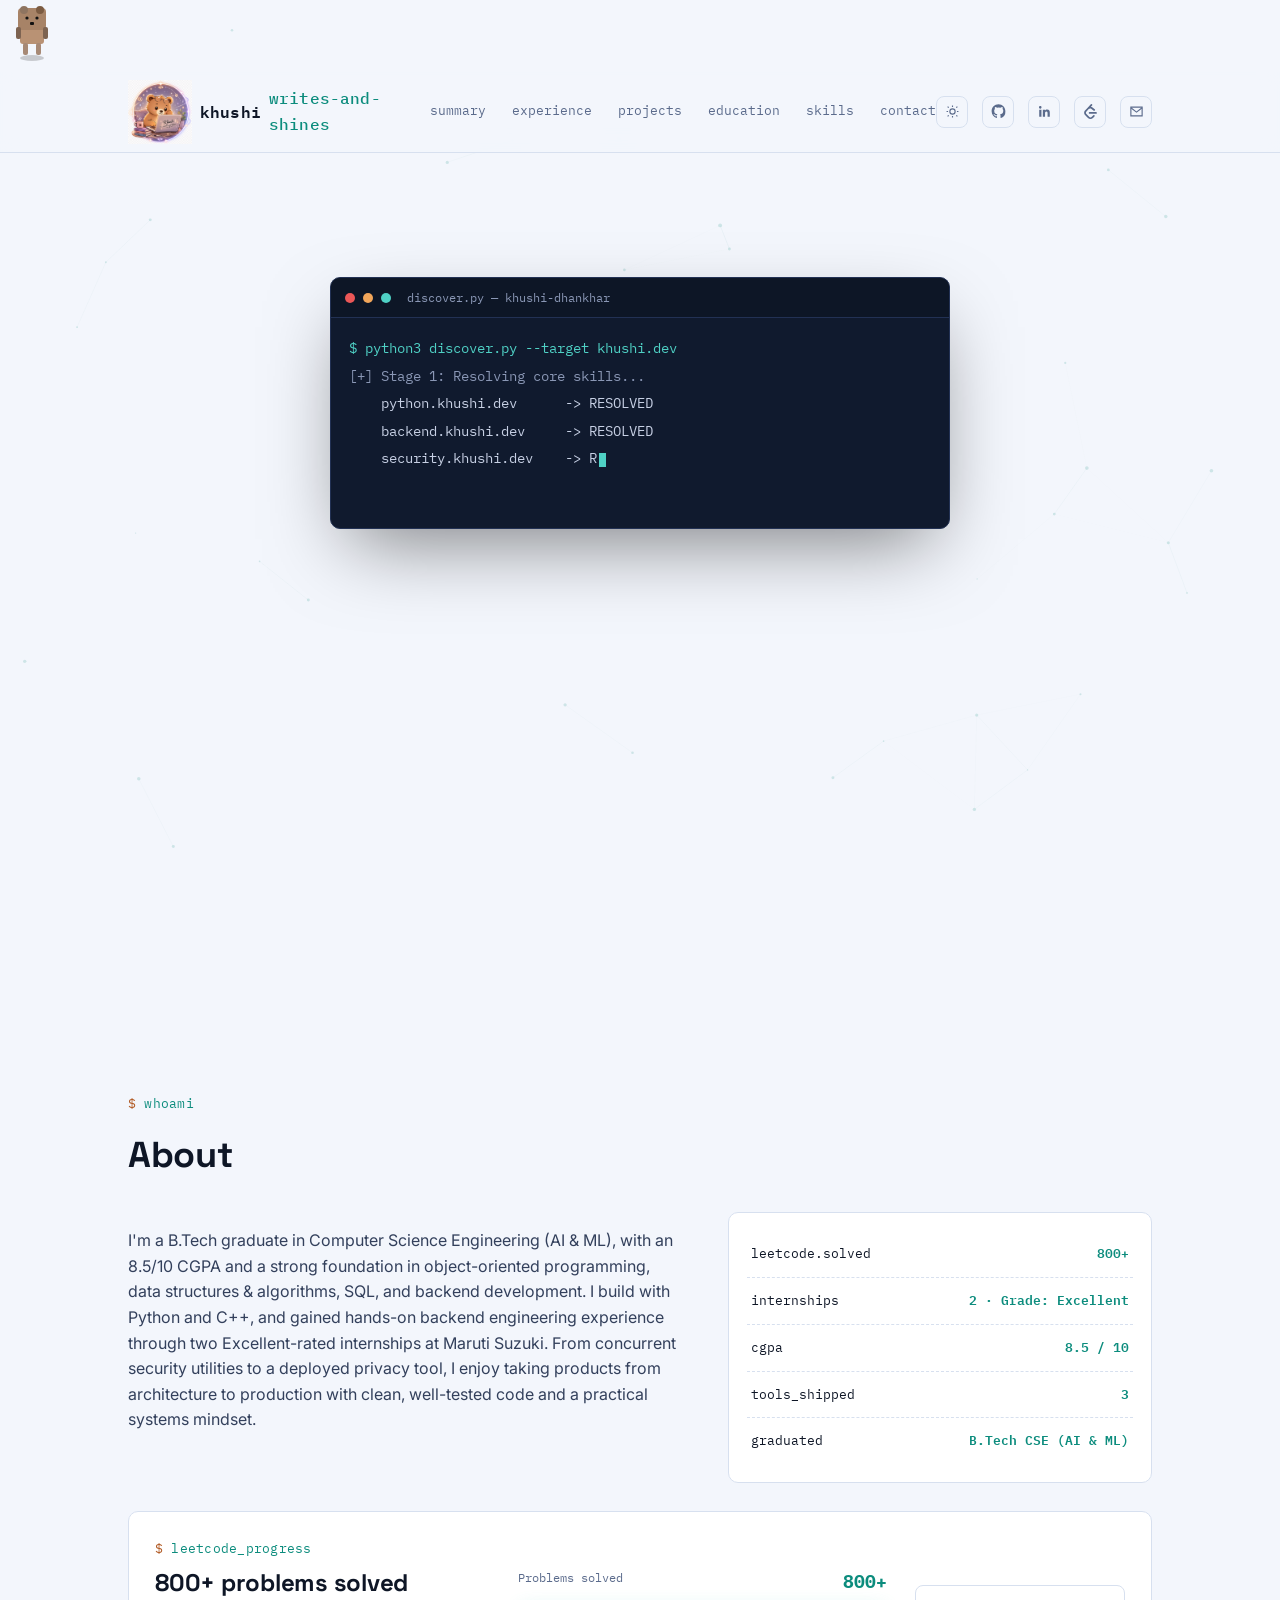
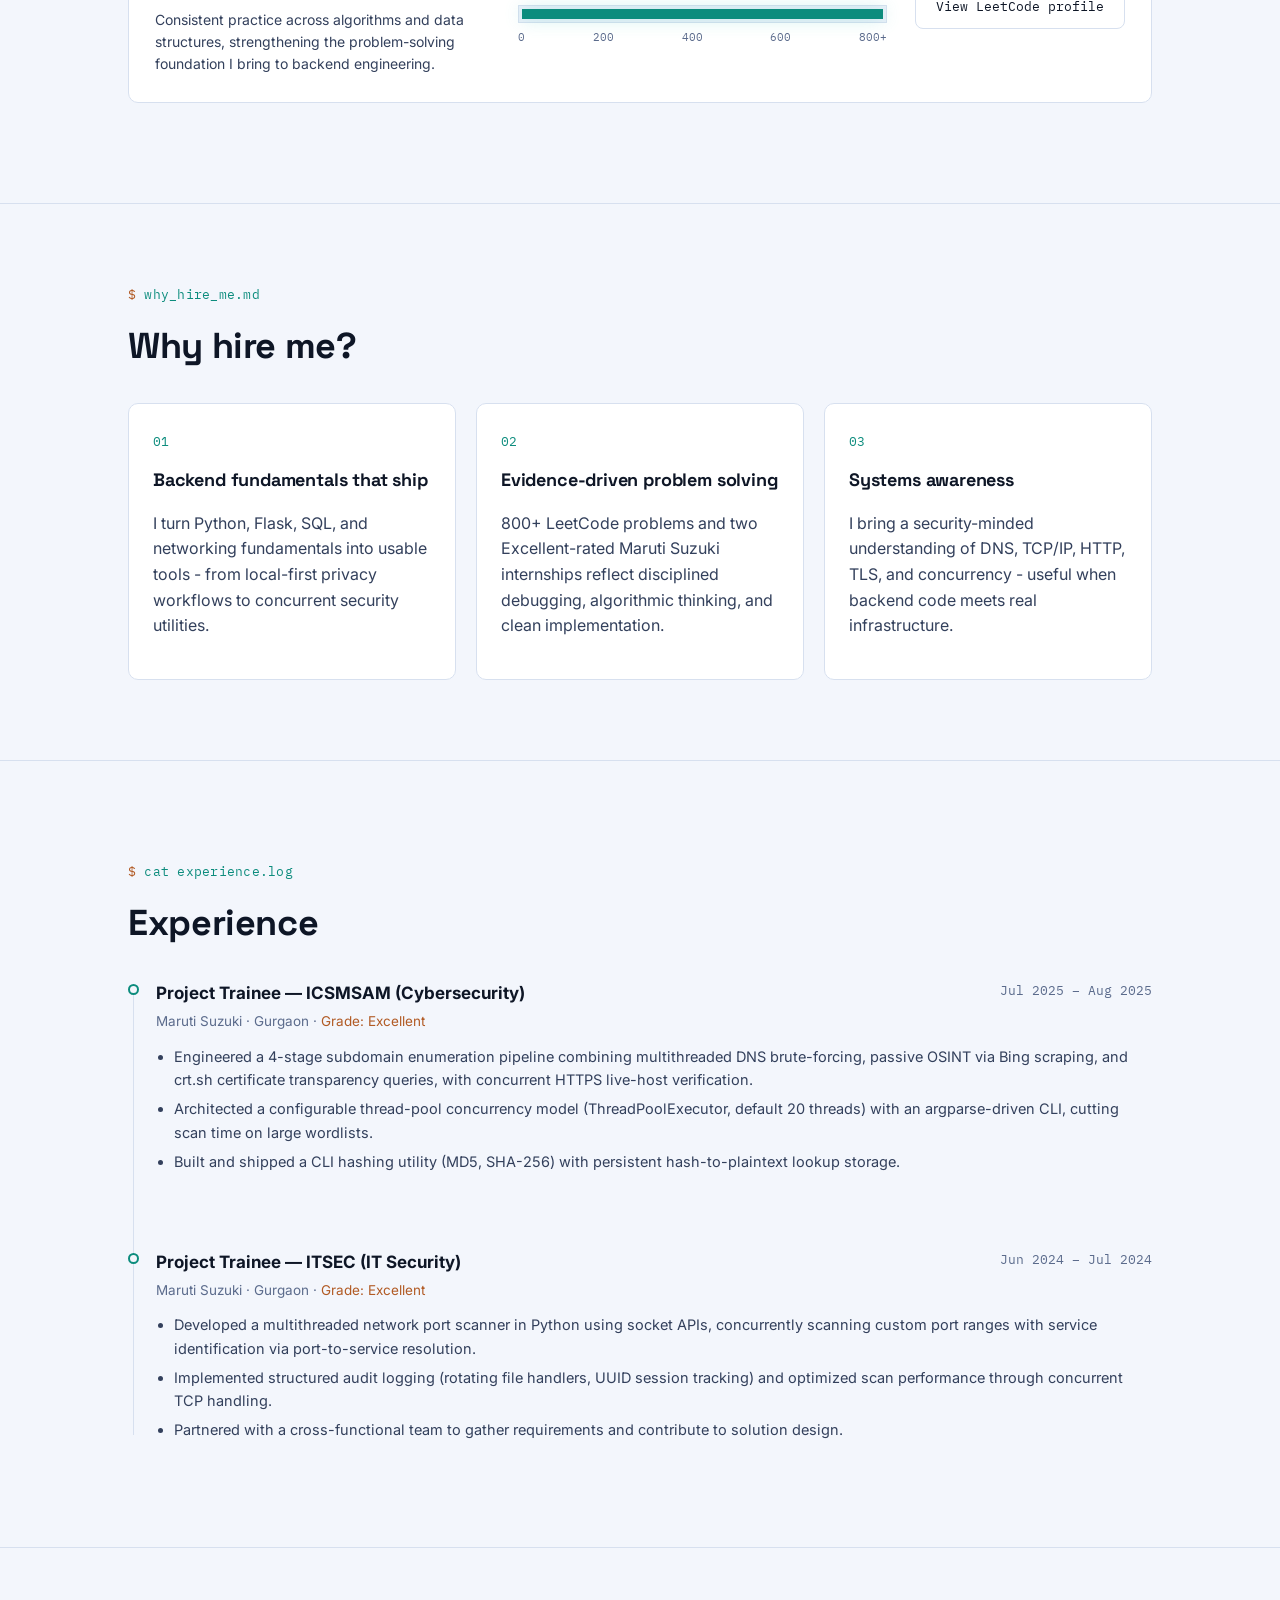
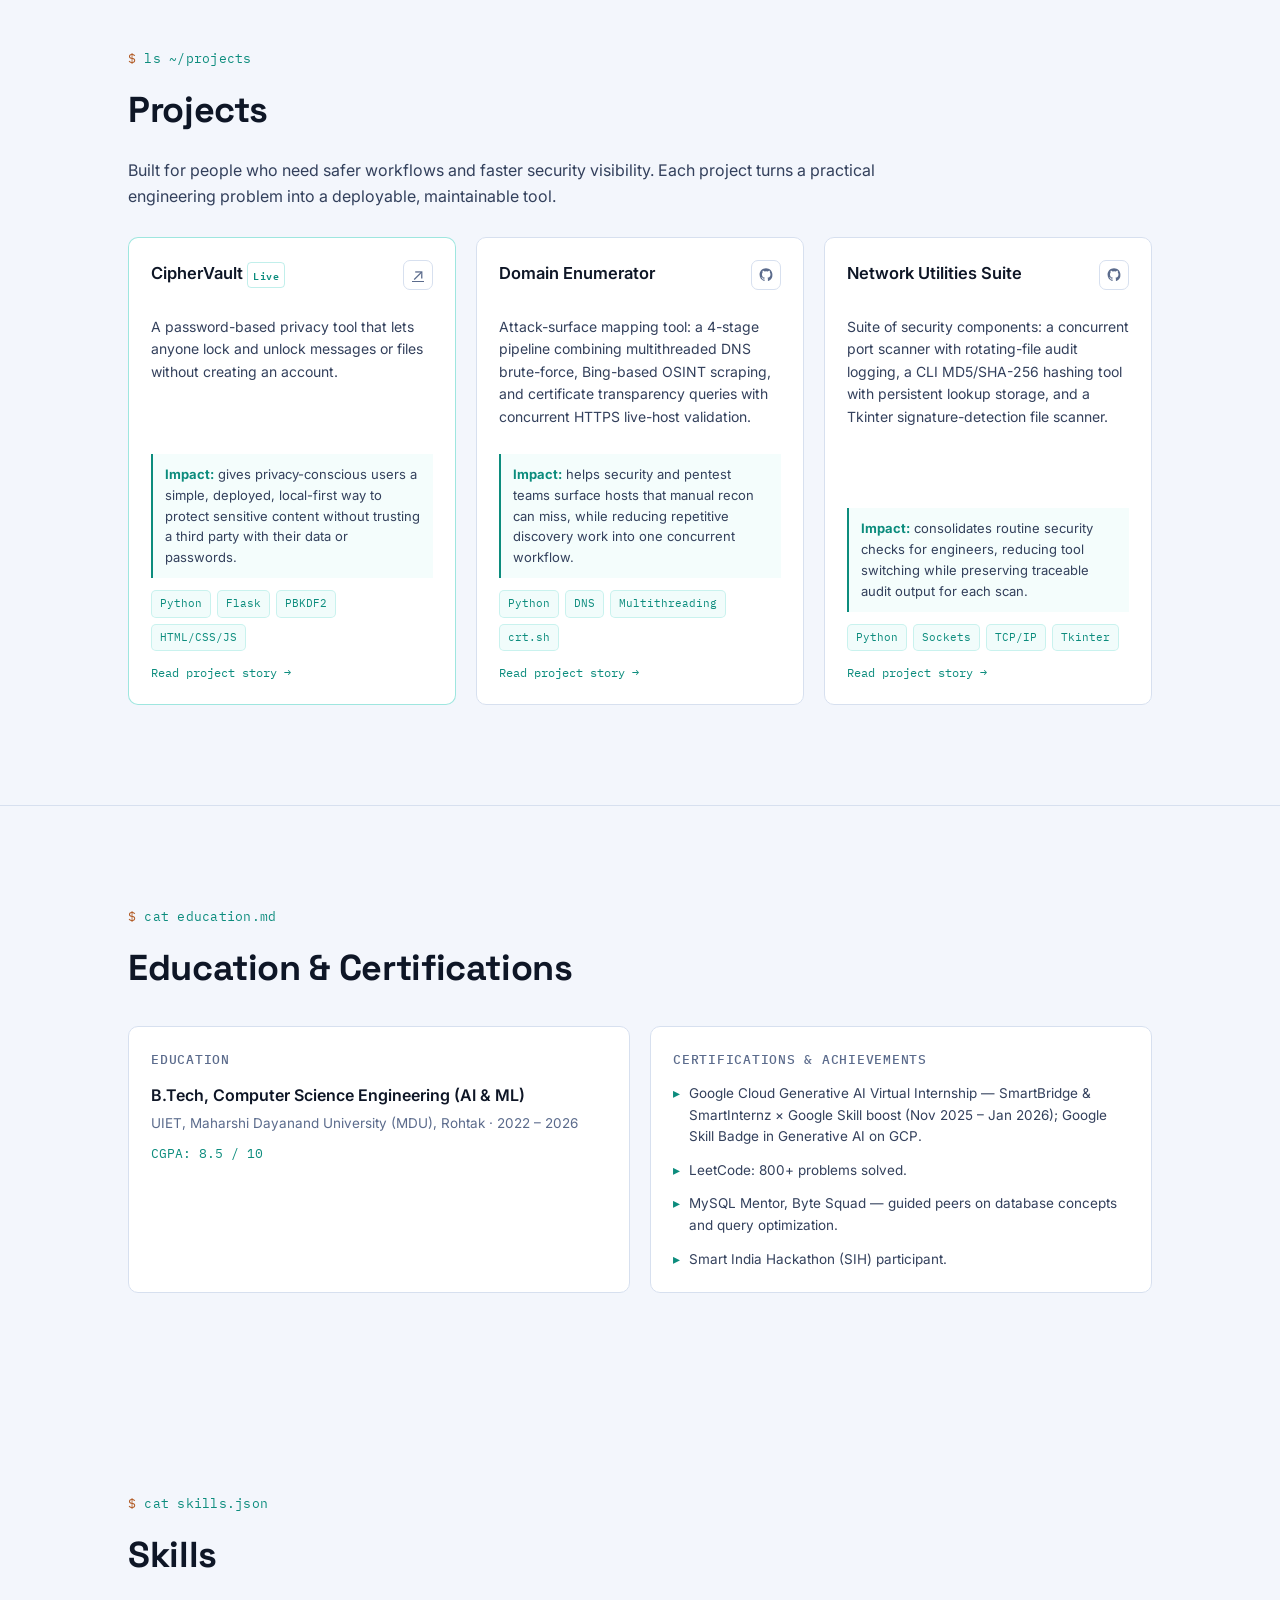
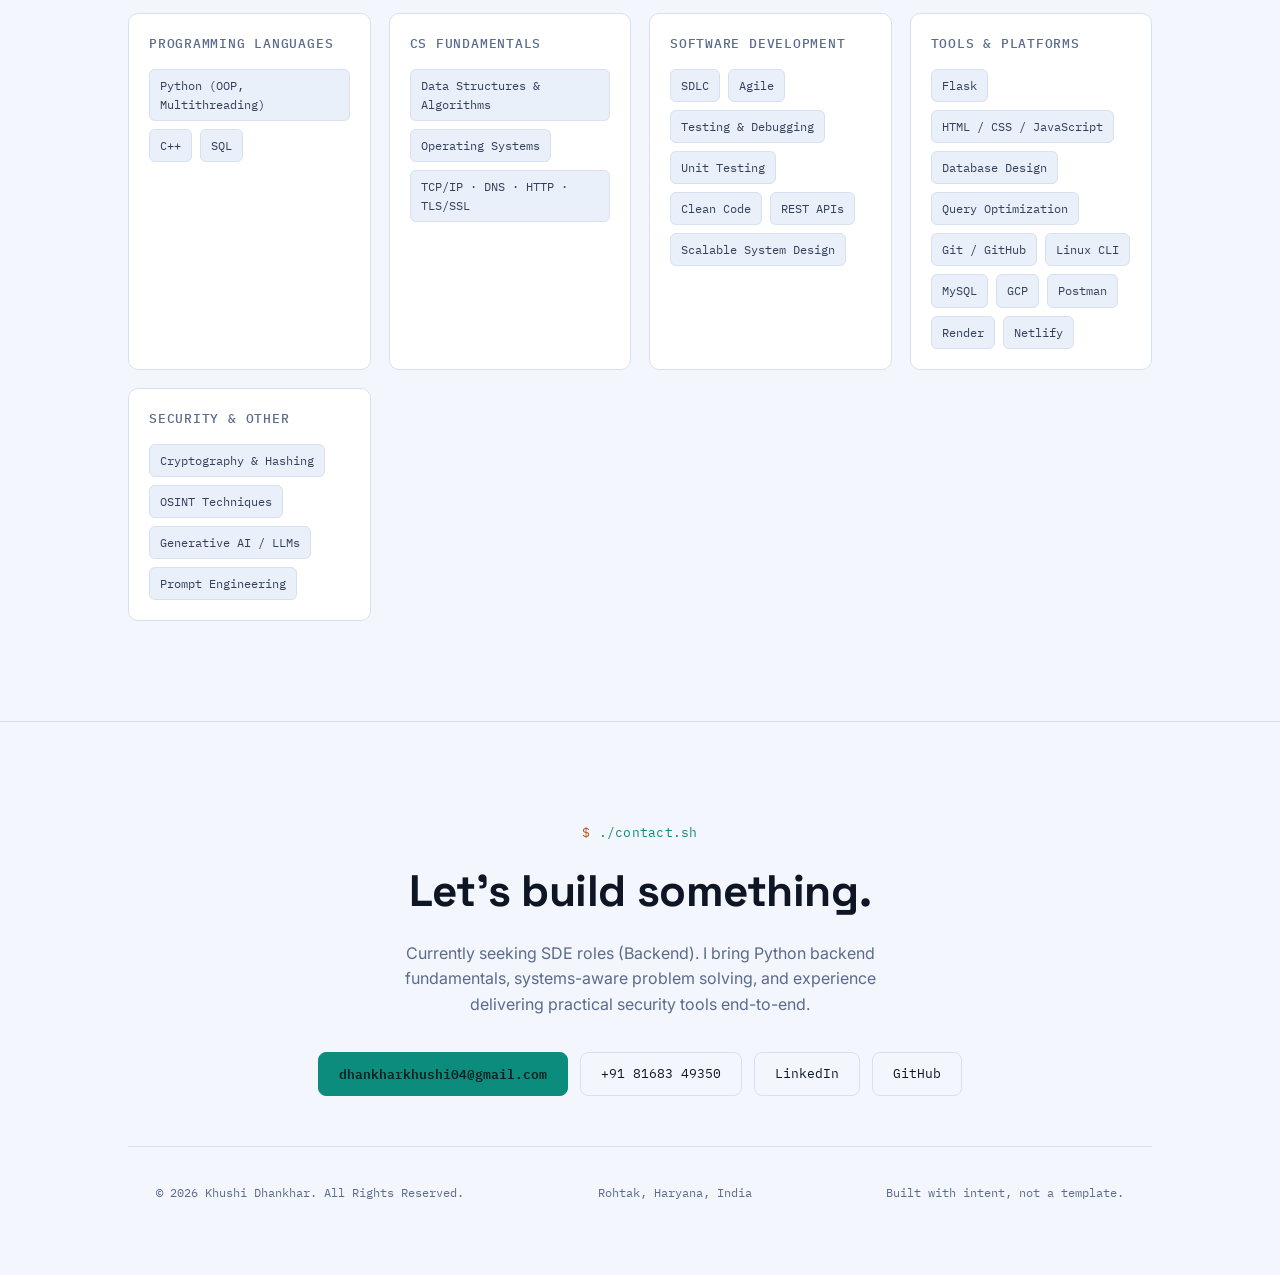
<file: index.html>
<!DOCTYPE html>
<html lang="en">
<head>
<meta charset="UTF-8">
<meta name="viewport" content="width=device-width, initial-scale=1.0">
<title>Khushi Dhankhar - Backend Software Developer</title>
<link rel="icon" type="image/png" href="assets/icons/favicon4.png", height="32" width="32">  <!-- logo on tab -->

<link rel="preconnect" href="https://fonts.googleapis.com">
<link rel="preconnect" href="https://fonts.gstatic.com" crossorigin>
<link href="https://fonts.googleapis.com/css2?family=Space+Grotesk:wght@500;600;700&family=IBM+Plex+Mono:wght@400;500;600&family=Inter:wght@400;500;600;700&display=swap" rel="stylesheet">

<link rel="stylesheet" href="css/variables.css">
<link rel="stylesheet" href="css/header.css">
<link rel="stylesheet" href="css/hero.css">
<link rel="stylesheet" href="css/about.css">
<link rel="stylesheet" href="css/skills.css">
<link rel="stylesheet" href="css/experience.css">
<link rel="stylesheet" href="css/projects.css">
<link rel="stylesheet" href="css/education.css">
<link rel="stylesheet" href="css/footer.css">
<link rel="stylesheet" href="css/impact.css">
<link rel="stylesheet" href="css/responsive.css">

</head>
<body>

<canvas id="netbg"></canvas>

 <!-- Bear -->
    <!-- <div id="bear">
        <img src="bear/bear.svg" alt="Bear">
    </div> -->
    <div id="bear">
        <img src="bear/bear1.svg" alt="Bear">
    </div>

<header class="site">
  <div class="wrap">
    <a href="#top" class="logo">
      <!-- <svg class="logo-mark" viewBox="0 0 24 24" fill="currentColor" aria-hidden="true">
        <path d="M12 2c.6 3.4 1.4 5.6 2.6 6.8C15.8 10 18 10.8 21.4 11.4c.8.1.8 1.2 0 1.3-3.4.6-5.6 1.4-6.8 2.6-1.2 1.2-2 3.4-2.6 6.8-.1.8-1.2.8-1.3 0-.6-3.4-1.4-5.6-2.6-6.8C6.9 14.1 4.7 13.3 1.3 12.7c-.8-.1-.8-1.2 0-1.3 3.4-.6 5.6-1.4 6.8-2.6C9.3 7.6 10.1 5.4 10.7 2c.1-.8 1.2-.8 1.3 0Z"/>
      </svg> -->

      <img src="assets/icons/favicon4.png" alt="Khushi Writes and Shines Logo" class="logo-mark"> 
      khushi<span class="logo-accent">Writes-And-Shines</span>
    </a>
    <nav class="links">
      <a href="#about">summary</a>
      <a href="#experience">experience</a>
      <a href="projects.html">projects</a>
      <a href="#education">education</a>
      <a href="#skills">skills</a>
      <a href="#contact">contact</a>
    </nav>
    <nav class="icons">
      <button id="themeToggle" class="theme-toggle" aria-label="Switch to light theme" aria-pressed="false">
        <svg class="icon-moon" viewBox="0 0 24 24" fill="none" stroke="currentColor" stroke-width="1.8"><path d="M21 12.8A9 9 0 1 1 11.2 3a7 7 0 0 0 9.8 9.8Z"/></svg>
        <svg class="icon-sun" viewBox="0 0 24 24" fill="none" stroke="currentColor" stroke-width="1.8"><circle cx="12" cy="12" r="4.2"/><path d="M12 2.5v2.4M12 19.1v2.4M4.2 4.2l1.7 1.7M18.1 18.1l1.7 1.7M2.5 12h2.4M19.1 12h2.4M4.2 19.8l1.7-1.7M18.1 5.9l1.7-1.7"/></svg>
      </button>
      <a href="https://github.com/KhushiDhankhar" target="_blank" rel="noopener" aria-label="GitHub">
        <svg viewBox="0 0 24 24" fill="currentColor"><path d="M12 .5C5.73.5.98 5.24.98 11.52c0 5.02 3.26 9.28 7.77 10.78.57.1.78-.25.78-.55v-2.1c-3.16.69-3.83-1.34-3.83-1.34-.52-1.31-1.26-1.66-1.26-1.66-1.03-.7.08-.69.08-.69 1.14.08 1.74 1.17 1.74 1.17 1.01 1.74 2.65 1.24 3.3.95.1-.73.4-1.24.72-1.53-2.52-.29-5.17-1.26-5.17-5.6 0-1.24.44-2.25 1.17-3.05-.12-.29-.51-1.45.11-3.02 0 0 .96-.31 3.14 1.16a10.9 10.9 0 0 1 5.72 0c2.18-1.47 3.14-1.16 3.14-1.16.62 1.57.23 2.73.11 3.02.73.8 1.17 1.81 1.17 3.05 0 4.35-2.66 5.31-5.19 5.59.41.35.77 1.04.77 2.1v3.11c0 .3.21.66.79.55A11.03 11.03 0 0 0 23 11.52C23 5.24 18.27.5 12 .5Z"/></svg>
      </a>
      <a href="https://linkedin.com/in/khushi-dhankhar-20130525a/" target="_blank" rel="noopener" aria-label="LinkedIn">
        <svg viewBox="0 0 24 24" fill="currentColor"><path d="M20.45 20.45h-3.56v-5.58c0-1.33-.02-3.04-1.85-3.04-1.86 0-2.14 1.45-2.14 2.94v5.68H9.34V9h3.42v1.56h.05c.48-.9 1.64-1.85 3.38-1.85 3.61 0 4.28 2.38 4.28 5.47v6.27ZM5.34 7.43a2.07 2.07 0 1 1 0-4.13 2.07 2.07 0 0 1 0 4.13ZM7.12 20.45H3.56V9h3.56v11.45Z"/></svg>
      </a>
      <a href="https://leetcode.com/u/khushi_915/" target="_blank" rel="noopener" aria-label="LeetCode">
      <svg role="img" viewBox="0 0 24 24" fill="currentColor">
        <path d="M13.483 0a1.374 1.374 0 0 0-.961.438L7.116 6.226l-3.854 4.126a5.266 5.266 0 0 0-1.209 2.104 5.35 5.35 0 0 0-.125.513 5.527 5.527 0 0 0 .062 2.362 5.83 5.83 0 0 0 .349 1.017 5.938 5.938 0 0 0 1.271 1.818l4.277 4.193.039.038c2.248 2.165 5.852 2.133 8.063-.074l2.396-2.392c.54-.54.54-1.414.003-1.955a1.378 1.378 0 0 0-1.951-.003l-2.396 2.392a3.021 3.021 0 0 1-4.205.038l-.02-.019-4.276-4.193c-.652-.64-.972-1.469-.948-2.263a2.68 2.68 0 0 1 .066-.523 2.545 2.545 0 0 1 .619-1.164L9.13 8.114c1.058-1.134 3.204-1.27 4.43-.278l3.501 2.831c.593.48 1.461.387 1.94-.207a1.384 1.384 0 0 0-.207-1.943l-3.5-2.831c-.8-.647-1.766-1.045-2.774-1.202l2.015-2.158A1.384 1.384 0 0 0 13.483 0zm-2.866 12.815a1.38 1.38 0 0 0-1.38 1.382 1.38 1.38 0 0 0 1.38 1.382H20.79a1.38 1.38 0 0 0 1.38-1.382 1.38 1.38 0 0 0-1.38-1.382z"/>
      </svg>
    </a>
      <a href="mailto:dhankharkhushi04@gmail.com" aria-label="Email">
        <svg viewBox="0 0 24 24" fill="none" stroke="currentColor" stroke-width="1.8"><path d="M3 5h18v14H3z"/><path d="m3 6 9 7 9-7"/></svg>
      </a>
    </nav>
  </div>
</header>

<main id="top">

  <!-- HERO -->
  <section class="hero" style="border:none; padding-bottom:20px;">
    <div class="terminal">
      <div class="terminal-bar">
        <span class="dot r"></span><span class="dot y"></span><span class="dot g"></span>
        <span class="terminal-title">discover.py — khushi-dhankhar</span>
      </div>
      <div class="terminal-body" id="termBody" aria-live="polite"></div>
    </div>

    <h1 class="hero-name" id="heroName">Khushi</h1>
    <div class="hero-role mono" id="heroRole">Software Developer | Python, Backend &amp; Web Technologies</div>
    <div class="hero-loc" id="heroLoc">B.Tech CSE (AI &amp; ML) Graduate · Currently seeking: SDE roles (Backend)</div>
    <div class="hero-cta" id="heroCta">
      <a class="btn primary" href="assets/Khushi_Dhankhar_Resume_ATS.pdf" target="_blank" rel="noopener">Download Resume</a>
      <a class="btn" href="https://github.com/KhushiDhankhar" target="_blank" rel="noopener">GitHub</a>
      <a class="btn" href="projects.html">View Projects</a>
    </div>

    <div class="scroll-cue" id="scrollCue">SCROLL<div class="bar"></div></div>
  </section>

 <!-- ABOUT -->
  <section id="about">
    <div class="wrap">
      <div class="eyebrow">whoami</div>
      <h2 class="sec-title fade-up">About</h2>
      <div class="about-grid">
        <p class="fade-up">I'm a B.Tech graduate in Computer Science Engineering (AI &amp; ML), with an 8.5/10 CGPA and a strong foundation in object-oriented programming, data structures &amp; algorithms, SQL, and backend development. I build with Python and C++, and gained hands-on backend engineering experience through two Excellent-rated internships at Maruti Suzuki. From concurrent security utilities to a deployed privacy tool, I enjoy taking products from architecture to production with clean, well-tested code and a practical systems mindset.</p><!-- Legacy introduction retained for source history.
          I'm a final-year B.Tech CSE (AI &amp; ML) student with a strong foundation in software development,
          data structures &amp; algorithms, and backend engineering. I'm proficient in Python and C++, with
          hands-on experience building scalable, multithreaded applications during two internships at
          Maruti Suzuki — both graded Excellent. I care about clean, well-tested code, and I like understanding
          systems well enough to probe them: most of my personal projects sit at the intersection of software
          engineering and network/security tooling.
        </p>-->
        <div class="stat-panel fade-up">
          <div class="stat-row"><span>leetcode.solved</span><span class="val">800+</span></div>
          <div class="stat-row"><span>internships</span><span class="val">2 · Grade: Excellent</span></div>
          <div class="stat-row"><span>cgpa</span><span class="val">8.5 / 10</span></div>
          <div class="stat-row"><span>tools_shipped</span><span class="val">3</span></div>
          <div class="stat-row"><span>graduated</span><span class="val">B.Tech CSE (AI &amp; ML)</span></div>
        </div>
      </div>
      <article class="leetcode-spotlight fade-up" aria-labelledby="leetcode-title">
        <div>
          <div class="eyebrow">leetcode_progress</div>
          <h3 id="leetcode-title">800+ problems solved</h3>
          <p>Consistent practice across algorithms and data structures, strengthening the problem-solving foundation I bring to backend engineering.</p>
        </div>
        <div class="leetcode-chart" role="img" aria-label="LeetCode progress chart showing at least 800 problems solved">
          <div class="chart-label"><span>Problems solved</span><strong>800+</strong></div>
          <div class="chart-track"><span class="chart-fill"></span></div>
          <div class="chart-axis" aria-hidden="true"><span>0</span><span>200</span><span>400</span><span>600</span><span>800+</span></div>
        </div>
        <a class="btn" href="https://leetcode.com/u/khushi_915/" target="_blank" rel="noopener">View LeetCode profile</a>
      </article>
    </div>
  </section>

  <section id="why-hire" class="why-hire-section">
    <div class="wrap">
      <div class="eyebrow">why_hire_me.md</div>
      <h2 class="sec-title fade-up">Why hire me?</h2>
      <div class="why-grid">
        <article class="why-card fade-up"><span class="why-num">01</span><h3>Backend fundamentals that ship</h3><p>I turn Python, Flask, SQL, and networking fundamentals into usable tools - from local-first privacy workflows to concurrent security utilities.</p></article>
        <article class="why-card fade-up"><span class="why-num">02</span><h3>Evidence-driven problem solving</h3><p>800+ LeetCode problems and two Excellent-rated Maruti Suzuki internships reflect disciplined debugging, algorithmic thinking, and clean implementation.</p></article>
        <article class="why-card fade-up"><span class="why-num">03</span><h3>Systems awareness</h3><p>I bring a security-minded understanding of DNS, TCP/IP, HTTP, TLS, and concurrency - useful when backend code meets real infrastructure.</p></article>
      </div>
    </div>
  </section>

 <!-- SKILLS -->
  <section id="skills">
    <div class="wrap">
      <div class="eyebrow">cat skills.json</div>
      <h2 class="sec-title fade-up">Skills</h2>
      <div class="skills-grid">
        <div class="skill-card fade-up">
          <h3>Programming Languages</h3>
          <div class="chips">
            <span class="chip">Python (OOP, Multithreading)</span>
            <span class="chip">C++</span>
            <span class="chip">SQL</span>
          </div>
        </div>
        <div class="skill-card fade-up">
          <h3>CS Fundamentals</h3>
          <div class="chips">
            <span class="chip">Data Structures &amp; Algorithms</span>
            <span class="chip">Operating Systems</span>
            <span class="chip">TCP/IP · DNS · HTTP · TLS/SSL</span>
          </div>
        </div>
        <div class="skill-card fade-up">
          <h3>Software Development</h3>
          <div class="chips">
            <span class="chip">SDLC</span>
            <span class="chip">Agile</span>
            <span class="chip">Testing &amp; Debugging</span>
            <span class="chip">Unit Testing</span>
            <span class="chip">Clean Code</span>
            <span class="chip">REST APIs</span>
            <span class="chip">Scalable System Design</span>
          </div>
        </div>
        <div class="skill-card fade-up">
          <h3>Tools &amp; Platforms</h3>
          <div class="chips">
            <span class="chip">Flask</span>
            <span class="chip">HTML / CSS / JavaScript</span>
            <span class="chip">Database Design</span>
            <span class="chip">Query Optimization</span>
            <span class="chip">Git / GitHub</span>
            <span class="chip">Linux CLI</span>
            <span class="chip">MySQL</span>
            <span class="chip">GCP</span>
            <span class="chip">Postman</span>
            <span class="chip">Render</span>
            <span class="chip">Netlify</span>
          </div>
        </div>
        <div class="skill-card fade-up">
          <h3>Security &amp; Other</h3>
          <div class="chips">
            <span class="chip">Cryptography &amp; Hashing</span>
            <span class="chip">OSINT Techniques</span>
            <span class="chip">Generative AI / LLMs</span>
            <span class="chip">Prompt Engineering</span>
          </div>
        </div>
      </div>
    </div>
  </section>

  <!-- EXPERIENCE -->
  <section id="experience">
    <div class="wrap">
      <div class="eyebrow">cat experience.log</div>
      <h2 class="sec-title fade-up">Experience</h2>
      <div class="timeline">
        <div class="tl-item fade-up">
          <div class="tl-dot"></div>
          <div class="tl-head">
            <div class="tl-role"><b>Project Trainee — ICSMSAM (Cybersecurity)</b></div>
            <div class="tl-date">Jul 2025 – Aug 2025</div>
          </div>
          <div class="tl-sub">Maruti Suzuki · Gurgaon · <span class="grade">Grade: Excellent</span></div>
          <ul>
            <li>Engineered a 4-stage subdomain enumeration pipeline combining multithreaded DNS brute-forcing, passive OSINT via Bing scraping, and crt.sh certificate transparency queries, with concurrent HTTPS live-host verification.</li>
            <li>Architected a configurable thread-pool concurrency model (ThreadPoolExecutor, default 20 threads) with an argparse-driven CLI, cutting scan time on large wordlists.</li>
            <li>Built and shipped a CLI hashing utility (MD5, SHA-256) with persistent hash-to-plaintext lookup storage.</li>
          </ul>
          <br>
        </div>
        <div class="tl-item fade-up">
          <div class="tl-dot"></div>
          <div class="tl-head">
            <div class="tl-role"><b>Project Trainee — ITSEC (IT Security)</b></div>
            <div class="tl-date">Jun 2024 – Jul 2024</div>
          </div>
          <div class="tl-sub">Maruti Suzuki · Gurgaon · <span class="grade">Grade: Excellent</span></div>
          <ul>
            <li>Developed a multithreaded network port scanner in Python using socket APIs, concurrently scanning custom port ranges with service identification via port-to-service resolution.</li>
            <li>Implemented structured audit logging (rotating file handlers, UUID session tracking) and optimized scan performance through concurrent TCP handling.</li>
            <li>Partnered with a cross-functional team to gather requirements and contribute to solution design.</li>
          </ul>
        </div>
      </div>
    </div>
  </section>

  <!-- PROJECTS -->
  <section id="projects">
    <div class="wrap">
      <div class="eyebrow">ls ~/projects</div>
      <h2 class="sec-title fade-up">Projects</h2>
      <p class="section-intro fade-up">Built for people who need safer workflows and faster security visibility. Each project turns a practical engineering problem into a deployable, maintainable tool.</p>
      <div class="proj-grid">
        <div class="proj-card fade-up featured-project">
          <div class="proj-top">
            <div class="proj-title">CipherVault <span class="live-badge">Live</span></div>
            <a class="proj-link" href="https://ciphervault-55jh.onrender.com/" target="_blank" rel="noopener" aria-label="Open CipherVault live app">&#8599;</a>
          </div>
          <p class="proj-desc">A password-based privacy tool that lets anyone lock and unlock messages or files without creating an account.</p>
          <p class="impact-line"><strong>Impact:</strong> gives privacy-conscious users a simple, deployed, local-first way to protect sensitive content without trusting a third party with their data or passwords.</p>
          <div class="proj-tags"><span>Python</span><span>Flask</span><span>PBKDF2</span><span>HTML/CSS/JS</span></div>
          <a class="detail-link" href="projects.html#ciphervault">Read project story &rarr;</a>
        </div>
        <div class="proj-card fade-up">
          <div class="proj-top">
            <div class="proj-title">Domain Enumerator</div>
            <a class="proj-link" href="https://github.com/KhushiDhankhar/subdomain-enumerator" target="_blank" rel="noopener" aria-label="View on GitHub">
              <svg viewBox="0 0 24 24" fill="currentColor"><path d="M12 .5C5.73.5.98 5.24.98 11.52c0 5.02 3.26 9.28 7.77 10.78.57.1.78-.25.78-.55v-2.1c-3.16.69-3.83-1.34-3.83-1.34-.52-1.31-1.26-1.66-1.26-1.66-1.03-.7.08-.69.08-.69 1.14.08 1.74 1.17 1.74 1.17 1.01 1.74 2.65 1.24 3.3.95.1-.73.4-1.24.72-1.53-2.52-.29-5.17-1.26-5.17-5.6 0-1.24.44-2.25 1.17-3.05-.12-.29-.51-1.45.11-3.02 0 0 .96-.31 3.14 1.16a10.9 10.9 0 0 1 5.72 0c2.18-1.47 3.14-1.16 3.14-1.16.62 1.57.23 2.73.11 3.02.73.8 1.17 1.81 1.17 3.05 0 4.35-2.66 5.31-5.19 5.59.41.35.77 1.04.77 2.1v3.11c0 .3.21.66.79.55A11.03 11.03 0 0 0 23 11.52C23 5.24 18.27.5 12 .5Z"/></svg>
            </a>
          </div>
          <p class="proj-desc">Attack-surface mapping tool: a 4-stage pipeline combining multithreaded DNS brute-force, Bing-based OSINT scraping, and certificate transparency queries with concurrent HTTPS live-host validation.</p>
          <p class="impact-line"><strong>Impact:</strong> helps security and pentest teams surface hosts that manual recon can miss, while reducing repetitive discovery work into one concurrent workflow.</p>
          <div class="proj-tags"><span>Python</span><span>DNS</span><span>Multithreading</span><span>crt.sh</span></div>
          <a class="detail-link" href="projects.html#domain-enumerator">Read project story &rarr;</a>
        </div>

        <div class="proj-card fade-up">
          <div class="proj-top">
            <div class="proj-title">Network Utilities Suite</div>
            <a class="proj-link" href="https://github.com/KhushiDhankhar/network-utilitity-tools" target="_blank" rel="noopener" aria-label="View on GitHub">
              <svg viewBox="0 0 24 24" fill="currentColor"><path d="M12 .5C5.73.5.98 5.24.98 11.52c0 5.02 3.26 9.28 7.77 10.78.57.1.78-.25.78-.55v-2.1c-3.16.69-3.83-1.34-3.83-1.34-.52-1.31-1.26-1.66-1.26-1.66-1.03-.7.08-.69.08-.69 1.14.08 1.74 1.17 1.74 1.17 1.01 1.74 2.65 1.24 3.3.95.1-.73.4-1.24.72-1.53-2.52-.29-5.17-1.26-5.17-5.6 0-1.24.44-2.25 1.17-3.05-.12-.29-.51-1.45.11-3.02 0 0 .96-.31 3.14 1.16a10.9 10.9 0 0 1 5.72 0c2.18-1.47 3.14-1.16 3.14-1.16.62 1.57.23 2.73.11 3.02.73.8 1.17 1.81 1.17 3.05 0 4.35-2.66 5.31-5.19 5.59.41.35.77 1.04.77 2.1v3.11c0 .3.21.66.79.55A11.03 11.03 0 0 0 23 11.52C23 5.24 18.27.5 12 .5Z"/></svg>
            </a>
          </div>
          <p class="proj-desc">Suite of security components: a concurrent port scanner with rotating-file audit logging, a CLI MD5/SHA-256 hashing tool with persistent lookup storage, and a Tkinter signature-detection file scanner.</p>
          <p class="impact-line"><strong>Impact:</strong> consolidates routine security checks for engineers, reducing tool switching while preserving traceable audit output for each scan.</p>
          <div class="proj-tags"><span>Python</span><span>Sockets</span><span>TCP/IP</span><span>Tkinter</span></div>
          <a class="detail-link" href="projects.html#network-utilities">Read project story &rarr;</a>
        </div>
      </div>
    </div>
  </section>

  <!-- EDUCATION & CERTS -->
  <section id="education">
    <div class="wrap">
      <div class="eyebrow">cat education.md</div>
      <h2 class="sec-title fade-up">Education &amp; Certifications</h2>
      <div class="edu-grid">
        <div class="edu-card fade-up">
          <h3>Education</h3>
          <div class="degree">B.Tech, Computer Science Engineering (AI &amp; ML)</div>
          <div class="school">UIET, Maharshi Dayanand University (MDU), Rohtak · 2022 – 2026</div>
          <div class="cgpa">CGPA: 8.5 / 10</div>
        </div>
        <div class="edu-card fade-up">
          <h3>Certifications &amp; Achievements</h3>
          <ul class="cert-list">
            <li>Google Cloud Generative AI Virtual Internship — SmartBridge &amp; SmartInternz × Google Skill boost (Nov 2025 – Jan 2026); Google Skill Badge in Generative AI on GCP.</li>
            <li>LeetCode: 800+ problems solved.</li>
            <li>MySQL Mentor, Byte Squad — guided peers on database concepts and query optimization.</li>
            <li>Smart India Hackathon (SIH) participant.</li>
          </ul>
        </div>
      </div>
    </div>
  </section>

  <!-- CONTACT -->
  <footer id="contact">
    <div class="wrap">
      <div class="eyebrow" style="justify-content:center;">./contact.sh</div>
      <h2 class="fade-up">Let's build something.</h2>
      <p class="sub fade-up">Currently seeking SDE roles (Backend). I bring Python backend fundamentals, systems-aware problem solving, and experience delivering practical security tools end-to-end.</p>
      <div class="contact-row fade-up">
        <a class="btn primary" href="mailto:dhankharkhushi04@gmail.com">dhankharkhushi04@gmail.com</a>
        <a class="btn" href="tel:+918168349350">+91 81683 49350</a>
        <a class="btn" href="https://linkedin.com/in/khushi-dhankhar-20130525a/" target="_blank" rel="noopener">LinkedIn</a>
        <a class="btn" href="https://github.com/KhushiDhankhar" target="_blank" rel="noopener">GitHub</a>
      </div>
      <div class="foot-bottom wrap">
        <p>&copy; <span id="copyright-year"></span> Khushi Dhankhar. All Rights Reserved.</p>
        <span>Rohtak, Haryana, India</span>
        <span>Built with intent, not a template.</span>
      </div>
    </div>
  </footer>

</main>


<script src="js/script.js"></script>
<!-- <script src="bear/bear.js"></script> -->

</body>
</html>
</file>
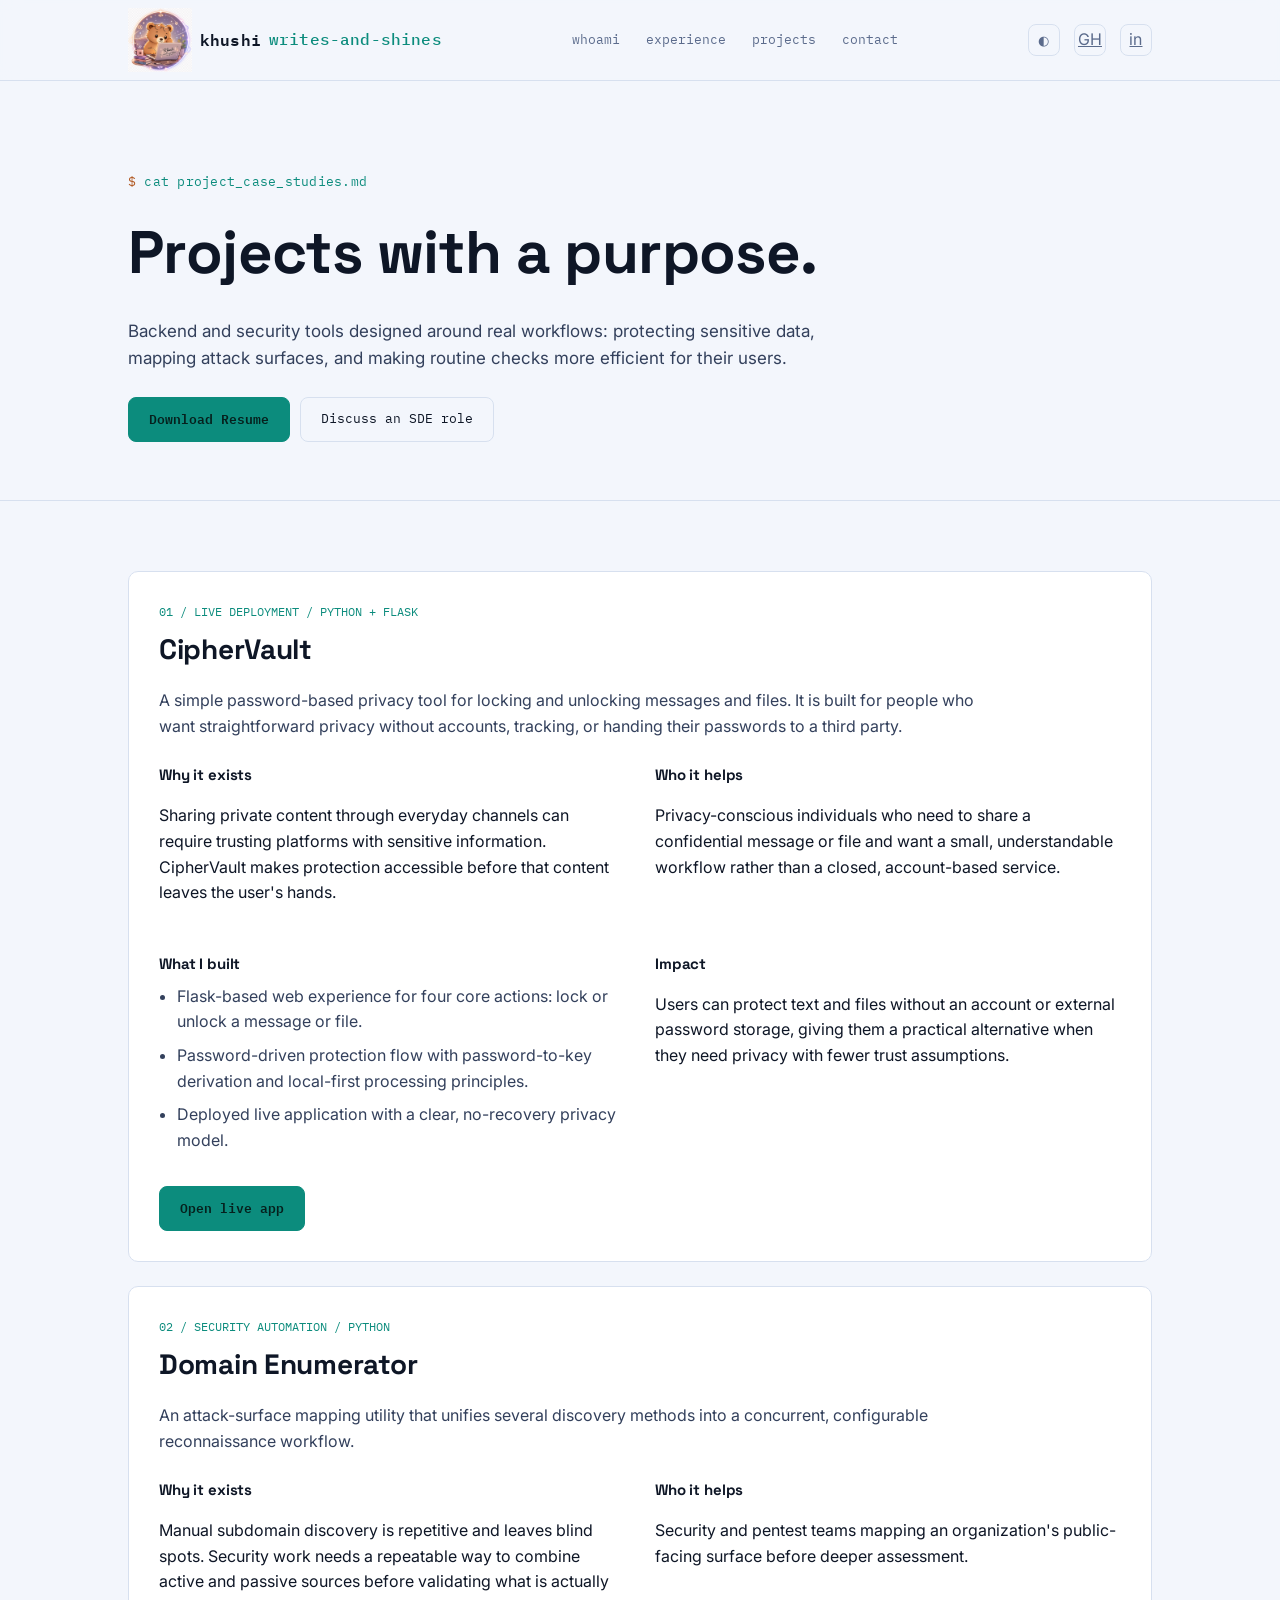
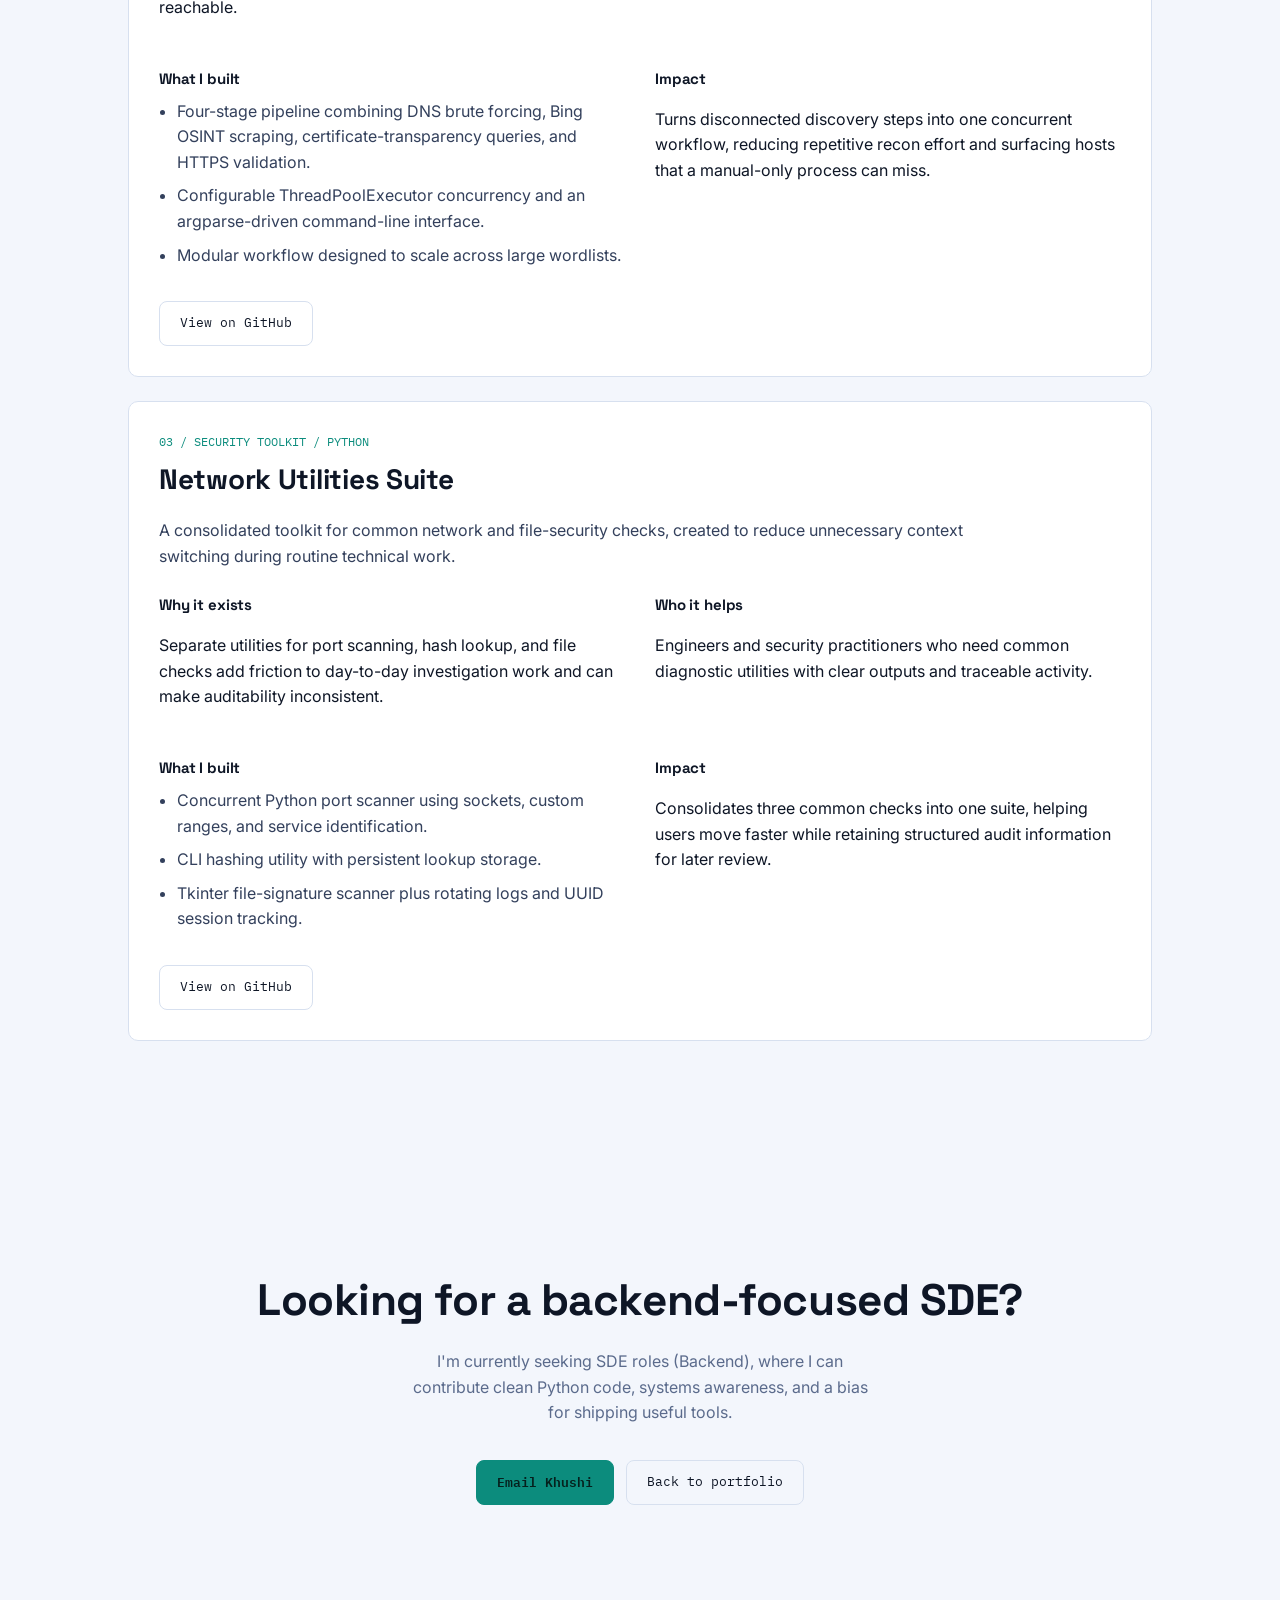
<file: projects.html>
<!DOCTYPE html>
<html lang="en">
<head>
  <meta charset="UTF-8">
  <meta name="viewport" content="width=device-width, initial-scale=1.0">
  <meta name="description" content="Detailed project case studies by Khushi Dhankhar, backend software developer.">
  <title>Projects | Khushi Dhankhar</title>
  <link rel="icon" type="image/png" href="assets/icons/favicon4.png">
  <link rel="preconnect" href="https://fonts.googleapis.com">
  <link rel="preconnect" href="https://fonts.gstatic.com" crossorigin>
  <link href="https://fonts.googleapis.com/css2?family=Space+Grotesk:wght@500;600;700&family=IBM+Plex+Mono:wght@400;500;600&family=Inter:wght@400;500;600;700&display=swap" rel="stylesheet">
  <link rel="stylesheet" href="css/variables.css">
  <link rel="stylesheet" href="css/header.css">
  <link rel="stylesheet" href="css/hero.css">
  <link rel="stylesheet" href="css/projects.css">
  <link rel="stylesheet" href="css/footer.css">
  <link rel="stylesheet" href="css/impact.css">
  <link rel="stylesheet" href="css/responsive.css">
</head>
<body>
  <canvas id="netbg"></canvas>
  <header class="site">
    <div class="wrap">
      <a href="index.html" class="logo"><img src="assets/icons/favicon4.png" alt="Khushi Writes and Shines logo" class="logo-mark">khushi<span class="logo-accent">Writes-And-Shines</span></a>
      <nav class="links" aria-label="Primary navigation">
        <a href="index.html#about">whoami</a><a href="index.html#experience">experience</a><a href="projects.html">projects</a><a href="index.html#contact">contact</a>
      </nav>
      <nav class="icons" aria-label="External links">
        <button id="themeToggle" class="theme-toggle" aria-label="Switch theme" aria-pressed="false">◐</button>
        <a href="https://github.com/KhushiDhankhar" target="_blank" rel="noopener" aria-label="GitHub">GH</a>
        <a href="https://linkedin.com/in/khushi-dhankhar-20130525a/" target="_blank" rel="noopener" aria-label="LinkedIn">in</a>
      </nav>
    </div>
  </header>

  <main>
    <section class="projects-hero">
      <div class="wrap">
        <div class="eyebrow">cat project_case_studies.md</div>
        <h1>Projects with a purpose.</h1>
        <p>Backend and security tools designed around real workflows: protecting sensitive data, mapping attack surfaces, and making routine checks more efficient for their users.</p>
        <div class="project-actions"><a class="btn primary" href="assets/Khushi_Dhankhar_Resume_ATS.pdf" target="_blank" rel="noopener">Download Resume</a><a class="btn" href="index.html#contact">Discuss an SDE role</a></div>
      </div>
    </section>

    <section class="project-list">
      <div class="wrap">
        <article class="project-detail" id="ciphervault">
          <div class="project-kicker">01 / LIVE DEPLOYMENT / PYTHON + FLASK</div>
          <h2>CipherVault</h2>
          <p>A simple password-based privacy tool for locking and unlocking messages and files. It is built for people who want straightforward privacy without accounts, tracking, or handing their passwords to a third party.</p>
          <div class="project-detail-grid">
            <div><h3>Why it exists</h3><p>Sharing private content through everyday channels can require trusting platforms with sensitive information. CipherVault makes protection accessible before that content leaves the user&apos;s hands.</p></div>
            <div><h3>Who it helps</h3><p>Privacy-conscious individuals who need to share a confidential message or file and want a small, understandable workflow rather than a closed, account-based service.</p></div>
            <div><h3>What I built</h3><ul><li>Flask-based web experience for four core actions: lock or unlock a message or file.</li><li>Password-driven protection flow with password-to-key derivation and local-first processing principles.</li><li>Deployed live application with a clear, no-recovery privacy model.</li></ul></div>
            <div><h3>Impact</h3><p>Users can protect text and files without an account or external password storage, giving them a practical alternative when they need privacy with fewer trust assumptions.</p></div>
          </div>
          <div class="project-actions"><a class="btn primary" href="https://ciphervault-55jh.onrender.com/" target="_blank" rel="noopener">Open live app</a></div>
        </article>

        <article class="project-detail" id="domain-enumerator">
          <div class="project-kicker">02 / SECURITY AUTOMATION / PYTHON</div>
          <h2>Domain Enumerator</h2>
          <p>An attack-surface mapping utility that unifies several discovery methods into a concurrent, configurable reconnaissance workflow.</p>
          <div class="project-detail-grid">
            <div><h3>Why it exists</h3><p>Manual subdomain discovery is repetitive and leaves blind spots. Security work needs a repeatable way to combine active and passive sources before validating what is actually reachable.</p></div>
            <div><h3>Who it helps</h3><p>Security and pentest teams mapping an organization&apos;s public-facing surface before deeper assessment.</p></div>
            <div><h3>What I built</h3><ul><li>Four-stage pipeline combining DNS brute forcing, Bing OSINT scraping, certificate-transparency queries, and HTTPS validation.</li><li>Configurable ThreadPoolExecutor concurrency and an argparse-driven command-line interface.</li><li>Modular workflow designed to scale across large wordlists.</li></ul></div>
            <div><h3>Impact</h3><p>Turns disconnected discovery steps into one concurrent workflow, reducing repetitive recon effort and surfacing hosts that a manual-only process can miss.</p></div>
          </div>
          <div class="project-actions"><a class="btn" href="https://github.com/KhushiDhankhar/subdomain-enumerator" target="_blank" rel="noopener">View on GitHub</a></div>
        </article>

        <article class="project-detail" id="network-utilities">
          <div class="project-kicker">03 / SECURITY TOOLKIT / PYTHON</div>
          <h2>Network Utilities Suite</h2>
          <p>A consolidated toolkit for common network and file-security checks, created to reduce unnecessary context switching during routine technical work.</p>
          <div class="project-detail-grid">
            <div><h3>Why it exists</h3><p>Separate utilities for port scanning, hash lookup, and file checks add friction to day-to-day investigation work and can make auditability inconsistent.</p></div>
            <div><h3>Who it helps</h3><p>Engineers and security practitioners who need common diagnostic utilities with clear outputs and traceable activity.</p></div>
            <div><h3>What I built</h3><ul><li>Concurrent Python port scanner using sockets, custom ranges, and service identification.</li><li>CLI hashing utility with persistent lookup storage.</li><li>Tkinter file-signature scanner plus rotating logs and UUID session tracking.</li></ul></div>
            <div><h3>Impact</h3><p>Consolidates three common checks into one suite, helping users move faster while retaining structured audit information for later review.</p></div>
          </div>
          <div class="project-actions"><a class="btn" href="https://github.com/KhushiDhankhar/network-utilitity-tools" target="_blank" rel="noopener">View on GitHub</a></div>
        </article>
      </div>
    </section>
  </main>

  <footer id="contact"><div class="wrap"><h2>Looking for a backend-focused SDE?</h2><p class="sub">I&apos;m currently seeking SDE roles (Backend), where I can contribute clean Python code, systems awareness, and a bias for shipping useful tools.</p><div class="contact-row"><a class="btn primary" href="mailto:dhankharkhushi04@gmail.com">Email Khushi</a><a class="btn" href="index.html">Back to portfolio</a></div></div></footer>
  <script src="js/projects-page.js"></script>
</body>
</html>
</file>
<file: css/variables.css>
:root{
    --ink:#0A0F1C;
    --panel:#101A2E;
    --panel-2:#0D1626;
    --line:#223154;
    --text:#E9EDF5;
    --muted:#8A97B5;
    --signal:#4FD1C5;
    --amber:#F2A65A;
    --body-text:#C7D0E4;
    --header-bg:rgba(10,15,28,0.82);
    --radius:10px;
    --maxw:1080px;

    /* terminal always stays dark regardless of page theme — real terminals do */
    --term-bg:#101A2E;
    --term-bg2:#0D1626;
    --term-border:#223154;
    --term-text:#C7D0E4;
    --term-muted:#8A97B5;
    --term-signal:#4FD1C5;
  }

  html[data-theme="light"]{
    --ink:#F3F6FC;
    --panel:#FFFFFF;
    --panel-2:#EAF0F9;
    --line:#D7E0EF;
    --text:#0E1626;
    --muted:#5B6B8C;
    --signal:#0C8C7D;
    --amber:#B15A24;
    --body-text:#33405C;
    --header-bg:rgba(243,246,252,0.86);
  }

  body{transition:background-color .35s ease, color .35s ease;}
  header.site, .terminal, .stat-panel, .skill-card, .proj-card, .edu-card, .btn, .chip, .proj-tags span{
    transition:background-color .35s ease, border-color .35s ease, color .35s ease;
  }

  *{box-sizing:border-box;}
  html{scroll-behavior:smooth;}
  body{
    margin:0;
    background:var(--ink);
    color:var(--text);
    font-family:'Inter', sans-serif;
    line-height:1.6;
    -webkit-font-smoothing:antialiased;
  }
  ::selection{background:var(--signal); color:#06201D;}

  a{color:inherit;}
  a:focus-visible, button:focus-visible{
    outline:2px solid var(--signal);
    outline-offset:3px;
    border-radius:4px;
  }

  h1,h2,h3{font-family:'Space Grotesk', sans-serif; margin:0; letter-spacing:-0.01em;}
  .mono{font-family:'IBM Plex Mono', monospace;}

  .wrap{max-width:var(--maxw); margin:0 auto; padding:0 28px;}

  /* ---------- ambient network background ---------- */
  #netbg{
    position:fixed; inset:0; z-index:0; pointer-events:none;
    opacity:0.35;
  }
</file>
<file: css/header.css>
/* ---------- sticky header ---------- */
  header.site{
    position:sticky; top:0; z-index:50;
    background:var(--header-bg);
    backdrop-filter:blur(10px);
    border-bottom:1px solid var(--line);
  }
  header.site .wrap{
    display:flex; align-items:center; justify-content:space-between;
    height:80px;
  }
  .logo{
    font-family:'IBM Plex Mono', monospace;
    font-weight:600; font-size:16px; letter-spacing:0.01em;
    color:var(--text); text-decoration:none;
    display:flex; align-items:center; gap:8px;
    text-transform:lowercase;
  }
  .logo-accent{
    color:var(--signal); font-weight:500;
  }
  .logo-mark{
    width:64px; height:64px; color:var(--amber); flex-shrink:0;
    animation:sparkle 3.2s ease-in-out infinite;
    transform-origin:center;
  }
  @keyframes sparkle{
    0%, 100%{opacity:1; transform:scale(1) rotate(0deg);}
    50%{opacity:0.75; transform:scale(0.88) rotate(8deg);}
  }
  nav.links{display:flex; gap:26px; align-items:center;}
  nav.links a{
    font-family:'IBM Plex Mono', monospace;
    font-size:13px; color:var(--muted); text-decoration:none;
    transition:color .2s ease;
  }
  nav.links a:hover{color:var(--signal);}
  nav.icons{display:flex; gap:14px;}
  nav.icons a{
    width:32px; height:32px; display:flex; align-items:center; justify-content:center;
    border:1px solid var(--line); border-radius:8px; color:var(--muted);
    transition:all .2s ease;
  }
  nav.icons a:hover{color:var(--signal); border-color:var(--signal);}
  nav.icons svg{width:15px; height:15px;}

  .theme-toggle{
    width:32px; height:32px; display:flex; align-items:center; justify-content:center;
    border:1px solid var(--line); border-radius:8px; color:var(--muted);
    background:transparent; cursor:pointer; transition:all .2s ease;
    padding:0;
  }
  .theme-toggle:hover{color:var(--signal); border-color:var(--signal);}
  .theme-toggle svg{width:15px; height:15px;}
  .theme-toggle .icon-sun{display:none;}
  html[data-theme="light"] .theme-toggle .icon-sun{display:block;}
  html[data-theme="light"] .theme-toggle .icon-moon{display:none;}

  @media(max-width:720px){
    nav.links{display:none;}
  }
</file>
<file: css/hero.css>
/* ---------- hero ---------- */
  .hero{
    position:relative; z-index:1;
    min-height:calc(100vh - 60px);
    display:flex; flex-direction:column; align-items:center; justify-content:center;
    padding:42px 28px 32px;
    text-align:center;
  }

  .terminal{
    width:100%; max-width:620px;
    background:var(--term-bg);
    border:1px solid var(--term-border);
    border-radius:var(--radius);
    box-shadow:0 30px 80px -20px rgba(0,0,0,0.5);
    text-align:left;
    overflow:hidden;
  }
  .terminal-bar{
    display:flex; align-items:center; gap:8px;
    padding:10px 14px;
    border-bottom:1px solid var(--term-border);
    background:var(--term-bg2);
  }
  .dot{width:10px; height:10px; border-radius:50%;}
  .dot.r{background:#EB5757;} .dot.y{background:#F2A65A;} .dot.g{background:#4FD1C5;}
  .terminal-title{
    margin-left:8px; font-family:'IBM Plex Mono', monospace; font-size:12px; color:var(--term-muted);
  }
  .terminal-body{
    padding:20px 18px 22px;
    font-family:'IBM Plex Mono', monospace;
    font-size:13.5px;
    color:var(--term-text);
    min-height:210px;
  }
  .terminal-body .line{margin:0 0 6px; white-space:pre-wrap; word-break:break-word;}
  .terminal-body .prompt{color:var(--term-signal);}
  .terminal-body .ok{color:var(--term-signal);}
  .terminal-body .dim{color:var(--term-muted);}
  .cursor{
    display:inline-block; width:7px; height:14px; background:var(--term-signal);
    margin-left:2px; vertical-align:middle;
    animation:blink 1s steps(1) infinite;
  }
  @keyframes blink{50%{opacity:0;}}

  .hero-name{
    margin-top:20px;
    font-size:clamp(34px, 6vw, 58px);
    font-weight:700;
    opacity:0; transform:translateY(10px);
  }
  .hero-role{
    margin-top:10px;
    font-family:'IBM Plex Mono', monospace;
    font-size:clamp(13px, 2vw, 16px);
    color:var(--signal);
    opacity:0; transform:translateY(10px);
  }
  .hero-loc{
    margin-top:8px; color:var(--muted); font-size:14px;
    opacity:0; transform:translateY(10px);
  }
  .hero-cta{
    margin-top:30px;
    display:flex; gap:14px; flex-wrap:wrap; justify-content:center;
    opacity:0; transform:translateY(10px);
  }
  .btn{
    font-family:'IBM Plex Mono', monospace; font-size:13px;
    padding:11px 20px; border-radius:8px;
    text-decoration:none;
    border:1px solid var(--line);
    color:var(--text);
    transition:all .2s ease;
    display:inline-flex; align-items:center; gap:8px;
  }
  .btn.primary{background:var(--signal); color:#06201D; border-color:var(--signal); font-weight:600;}
  .btn.primary:hover{background:#68e3d8;}
  .btn:not(.primary):hover{border-color:var(--signal); color:var(--signal);}

  .reveal{animation:rise .7s ease forwards;}
  @keyframes rise{to{opacity:1; transform:translateY(0);}}

  .scroll-cue{
    margin-top:56px; color:var(--muted); font-size:11px;
    font-family:'IBM Plex Mono', monospace; letter-spacing:0.15em;
    display:flex; flex-direction:column; align-items:center; gap:8px;
    opacity:0;
  }
  .scroll-cue .bar{width:1px; height:26px; background:var(--line); position:relative; overflow:hidden;}
  .scroll-cue .bar::after{
    content:''; position:absolute; top:-100%; left:0; width:100%; height:100%;
    background:var(--signal); animation:drop 1.8s ease-in-out infinite;
  }
  @keyframes drop{ to{top:100%;} }

  /* ---------- sections ---------- */
  section{
    position:relative; z-index:1;
    padding:100px 0;
    border-bottom:1px solid var(--line);
  }
  section:last-of-type{border-bottom:none;}

  .eyebrow{
    font-family:'IBM Plex Mono', monospace;
    font-size:12.5px; color:var(--signal);
    letter-spacing:0.02em;
    margin-bottom:14px;
    display:flex; align-items:center; gap:8px;
  }
  .eyebrow::before{content:'$'; color:var(--amber);}
  h2.sec-title{font-size:clamp(26px,4vw,36px); margin-bottom:28px;}

  .fade-up{opacity:0; transform:translateY(24px); transition:opacity .7s ease, transform .7s ease;}
  .fade-up.in{opacity:1; transform:translateY(0);}
</file>
<file: css/about.css>
/* about */
  .about-grid{display:grid; grid-template-columns:1.3fr 1fr; gap:48px; align-items:start;}
  .about-grid p{color:var(--body-text); font-size:16px;}
  .stat-panel{
    background:var(--panel); border:1px solid var(--line); border-radius:var(--radius);
    padding:18px;
  }
  .stat-row{
    display:flex; justify-content:space-between; align-items:baseline;
    padding:12px 4px; border-bottom:1px dashed var(--line);
    font-family:'IBM Plex Mono', monospace; font-size:13px;
  }
  .stat-row:last-child{border-bottom:none;}
  .stat-row .val{color:var(--signal); font-weight:600;}
  @media(max-width:800px){.about-grid{grid-template-columns:1fr;}}
</file>
<file: css/skills.css>
/* skills */
  .skills-grid{display:grid; grid-template-columns:repeat(auto-fit, minmax(240px,1fr)); gap:18px;}
  .skill-card{
    background:var(--panel); border:1px solid var(--line); border-radius:var(--radius);
    padding:20px;
  }
  .skill-card h3{
    font-family:'IBM Plex Mono', monospace; font-size:13px; color:var(--muted);
    text-transform:uppercase; letter-spacing:0.06em; margin-bottom:14px; font-weight:500;
  }
  .chips{display:flex; flex-wrap:wrap; gap:8px;}
  .chip{
    font-family:'IBM Plex Mono', monospace; font-size:12px;
    padding:6px 10px; border-radius:6px;
    background:var(--panel-2); border:1px solid var(--line); color:var(--body-text);
  }
</file>
<file: css/experience.css>
/* experience timeline */
  .timeline{
    position:relative; 
    padding-left:28px;
  }
  .timeline::before{
    content:''; position:absolute; left:5px; top:6px; bottom:6px; width:1px; background:var(--line);
  }

  .tl-item{
    position:relative;
    padding-bottom:44px;
    }

  .tl-item:last-child{
    padding-bottom:0;
  }

  .tl-dot{
    position:absolute; left:-28px; top:4px; width:11px; height:11px; border-radius:50%;
    background:var(--ink); border:2px solid var(--signal);
  }

  .tl-head{
    display:flex;
    flex-wrap:wrap;
    justify-content:space-between;
    gap:8px;
    margin-bottom:4px;
  }
  .tl-role{
    font-weight:600; 
    font-size:17px;
  }
  .tl-date{
    font-family:'IBM Plex Mono', monospace; 
    font-size:12.5px; 
    color:var(--muted);
  }

  .tl-sub{
    color:var(--muted);
     font-size:13.5px; 
     margin-bottom:12px;
    }

  .tl-sub .grade{
    color:var(--amber);
  }
  .tl-item ul{
    margin:0;
     padding-left:18px;
      color:var(--body-text); 
      font-size:14.5px;
    }

  .tl-item li{
    margin-bottom:6px;
  }
</file>
<file: css/projects.css>
/* projects */
  .proj-grid{display:grid; grid-template-columns:repeat(auto-fit, minmax(280px,1fr)); gap:20px;}
  .proj-card{
    background:var(--panel); border:1px solid var(--line); border-radius:var(--radius);
    padding:22px; display:flex; flex-direction:column; gap:12px;
    transition:border-color .2s ease, transform .2s ease;
  }
  .proj-card:hover{border-color:var(--signal); transform:translateY(-3px);}
  .proj-top{display:flex; justify-content:space-between; align-items:flex-start; gap:10px;}
  .proj-title{font-size:16.5px; font-weight:600;}
  .proj-link{
    width:30px; height:30px; flex-shrink:0; border:1px solid var(--line); border-radius:7px;
    display:flex; align-items:center; justify-content:center; color:var(--muted);
    transition:all .2s ease;
  }
  .proj-card:hover .proj-link{color:var(--signal); border-color:var(--signal);}
  .proj-link svg{width:14px; height:14px;}
  .proj-desc{color:var(--body-text); font-size:14px; flex-grow:1;}
  .proj-tags{display:flex; flex-wrap:wrap; gap:6px;}
  .proj-tags span{
    font-family:'IBM Plex Mono', monospace; font-size:11px; color:var(--signal);
    background:rgba(79,209,197,0.08); border:1px solid rgba(79,209,197,0.25);
    padding:4px 8px; border-radius:5px;
  }
</file>
<file: css/education.css>
/* education / certs */
  .edu-grid{display:grid; grid-template-columns:1fr 1fr; gap:20px;}
  .edu-card{
    background:var(--panel); border:1px solid var(--line); border-radius:var(--radius); padding:22px;
  }
  .edu-card h3{font-family:'IBM Plex Mono', monospace; font-size:12.5px; color:var(--muted); text-transform:uppercase; letter-spacing:0.06em; margin-bottom:14px; font-weight:500;}
  .edu-card .degree{font-weight:600; font-size:16px; margin-bottom:4px;}
  .edu-card .school{color:var(--muted); font-size:13.5px; margin-bottom:10px;}
  .edu-card .cgpa{font-family:'IBM Plex Mono', monospace; color:var(--signal); font-size:13px;}
  .cert-list{list-style:none; margin:0; padding:0; display:flex; flex-direction:column; gap:12px;}
  .cert-list li{font-size:13.5px; color:var(--body-text); padding-left:16px; position:relative;}
  .cert-list li::before{content:'▸'; position:absolute; left:0; color:var(--signal);}
  @media(max-width:800px){.edu-grid{grid-template-columns:1fr;}}
</file>
<file: css/footer.css>
/* footer / contact */
  footer{
    position:relative; z-index:1;
    padding:100px 0 60px; text-align:center;
  }

  footer h2{
    font-size:clamp(28px,5vw,44px); 
    margin-bottom:14px;
  }
  footer p.sub{
    color:var(--muted); 
    max-width:480px;
    margin:0 auto 34px;
    }

  .contact-row{
    display:flex; 
    flex-wrap:wrap;
    gap:12px; 
    justify-content:center;
    margin-bottom:50px;
  }
  
  .foot-bottom{
    border-top:1px solid var(--line); padding-top:24px; margin-top:20px;
    display:flex; flex-wrap:wrap; gap:12px; justify-content:space-between; align-items:center;
    font-family:'IBM Plex Mono', monospace; font-size:12px; color:var(--muted);
  }

  @media(prefers-reduced-motion: reduce){
    *{animation-duration:0.01ms !important; animation-iteration-count:1 !important; transition-duration:0.01ms !important; scroll-behavior:auto !important;}
  }
</file>
<file: css/impact.css>
.why-hire-section{padding-top:80px;padding-bottom:80px}
.leetcode-spotlight{margin-top:28px;background:var(--panel);border:1px solid var(--line);border-radius:var(--radius);padding:26px;display:grid;grid-template-columns:1fr 1.1fr auto;gap:28px;align-items:center}
.leetcode-spotlight .eyebrow{margin-bottom:6px}.leetcode-spotlight h3{font-size:24px;margin-bottom:6px}.leetcode-spotlight p{margin:0;color:var(--body-text);font-size:14px}
.leetcode-chart{min-width:0}.chart-label{display:flex;justify-content:space-between;gap:12px;font-family:'IBM Plex Mono',monospace;font-size:12px;color:var(--muted);margin-bottom:8px}.chart-label strong{color:var(--signal);font-size:18px}
.chart-track{height:18px;border:1px solid var(--line);background:var(--panel-2);padding:3px}.chart-fill{display:block;width:100%;height:100%;background:var(--signal);box-shadow:0 0 18px rgba(79,209,197,.32)}
.chart-axis{display:flex;justify-content:space-between;margin-top:6px;font-family:'IBM Plex Mono',monospace;font-size:11px;color:var(--muted)}
.why-grid{display:grid;grid-template-columns:repeat(3,1fr);gap:20px}
.why-card{background:var(--panel);border:1px solid var(--line);border-radius:var(--radius);padding:24px}
.why-card h3{font-size:18px;margin:12px 0 8px}.why-card p,.section-intro{color:var(--body-text)}
.why-num{font-family:'IBM Plex Mono',monospace;color:var(--signal);font-size:13px}
.section-intro{max-width:760px;margin:-10px 0 28px}
.impact-line{font-size:13px;color:var(--body-text);padding:10px 12px;border-left:2px solid var(--signal);background:rgba(79,209,197,.06);margin:0}
.impact-line strong{color:var(--signal)}.featured-project{border-color:rgba(79,209,197,.55)}
.live-badge{font-family:'IBM Plex Mono',monospace;font-size:10px;letter-spacing:.05em;color:var(--signal);border:1px solid rgba(79,209,197,.35);border-radius:4px;padding:3px 5px;vertical-align:middle}
.detail-link{font-family:'IBM Plex Mono',monospace;font-size:12px;color:var(--signal);text-decoration:none;margin-top:auto}.detail-link:hover{text-decoration:underline}
.projects-hero{position:relative;z-index:1;padding:90px 0 58px;border-bottom:1px solid var(--line)}.projects-hero h1{font-size:clamp(36px,6vw,60px);margin-bottom:14px}.projects-hero p{max-width:720px;color:var(--body-text);font-size:17px}
.project-list{position:relative;z-index:1;padding:70px 0 100px}.project-detail{background:var(--panel);border:1px solid var(--line);border-radius:var(--radius);padding:30px;margin-bottom:24px;scroll-margin-top:100px}.project-detail h2{font-size:28px;margin:6px 0 10px}.project-detail>p{color:var(--body-text);max-width:850px}
.project-kicker{font-family:'IBM Plex Mono',monospace;color:var(--signal);font-size:12px}.project-detail-grid{display:grid;grid-template-columns:1fr 1fr;gap:30px;margin-top:24px}.project-detail h3{font-size:15px;margin:0 0 8px}.project-detail ul{margin:0;padding-left:18px;color:var(--body-text)}.project-detail li{margin-bottom:8px}.project-actions{display:flex;flex-wrap:wrap;gap:10px;margin-top:25px}
main#top{display:flex;flex-direction:column}main#top>.hero{order:0}main#top>#about,main#top>#why-hire{order:1}main#top>#experience{order:2}main#top>#projects{order:3}main#top>#education{order:4}main#top>#skills{order:5}main#top>footer{order:6}
@media(max-width:800px){.why-grid,.project-detail-grid,.leetcode-spotlight{grid-template-columns:1fr}.leetcode-spotlight{gap:18px}}
</file>
<file: css/responsive.css>
@media (max-width: 960px) {
  nav.links { gap: 16px; }
  nav.links a { font-size: 12px; }
  .logo-mark { width: 52px; height: 52px; }
  header.site .wrap { height: 70px; }
}

@media (max-width: 760px) {
  .wrap { padding-left: 20px; padding-right: 20px; }
  header.site .wrap { height: 64px; }
  .logo { font-size: 14px; gap: 6px; }
  .logo-mark { width: 44px; height: 44px; }
  nav.links { display: none; }
  nav.icons { gap: 7px; }
  nav.icons a, .theme-toggle { width: 30px; height: 30px; }

  .hero { min-height: auto; padding: 34px 20px 24px; }
  .terminal-body { min-height: 180px; padding: 16px 14px 18px; font-size: 12px; }
  .terminal-title { font-size: 11px; }
  .hero-name { margin-top: 18px; }
  .hero-cta { margin-top: 24px; gap: 10px; }
  .scroll-cue { display: none; }

  section { padding: 68px 0; }
  .why-hire-section { padding-top: 58px; padding-bottom: 58px; }
  .projects-hero { padding: 62px 0 40px; }
  .project-list { padding: 48px 0 72px; }
  .project-detail { padding: 22px; }
  .project-detail h2 { font-size: 24px; }
  .project-actions { margin-top: 20px; }

  .stat-row { gap: 12px; align-items: flex-start; }
  .stat-row .val { text-align: right; }
  .leetcode-spotlight { padding: 20px; }
  .leetcode-spotlight .btn { justify-content: center; }
  .tl-head { align-items: flex-start; }
  .tl-date { white-space: normal; }
  footer { padding: 68px 0 38px; }
  .foot-bottom { justify-content: center; text-align: center; }
}

@media (max-width: 480px) {
  .wrap { padding-left: 16px; padding-right: 16px; }
  .logo-accent { display: none; }
  nav.icons a:nth-of-type(1), nav.icons a:nth-of-type(2) { display: none; }
  .hero-role { font-size: 12px; }
  .hero-loc { font-size: 13px; }
  .hero-cta, .contact-row, .project-actions { width: 100%; }
  .hero-cta .btn, .contact-row .btn, .project-actions .btn { width: 100%; justify-content: center; }
  .terminal-body { min-height: 168px; font-size: 11px; }
  .terminal-title { max-width: 190px; overflow: hidden; text-overflow: ellipsis; white-space: nowrap; }
  section { padding: 54px 0; }
  h2.sec-title { margin-bottom: 20px; }
  .proj-card, .edu-card, .skill-card, .why-card { padding: 18px; }
  .project-detail { padding: 18px; }
  .chart-axis { font-size: 10px; }
  .chart-label strong { font-size: 16px; }
  .tl-role { font-size: 16px; }
  .tl-item ul { padding-left: 16px; }
}
</file>
